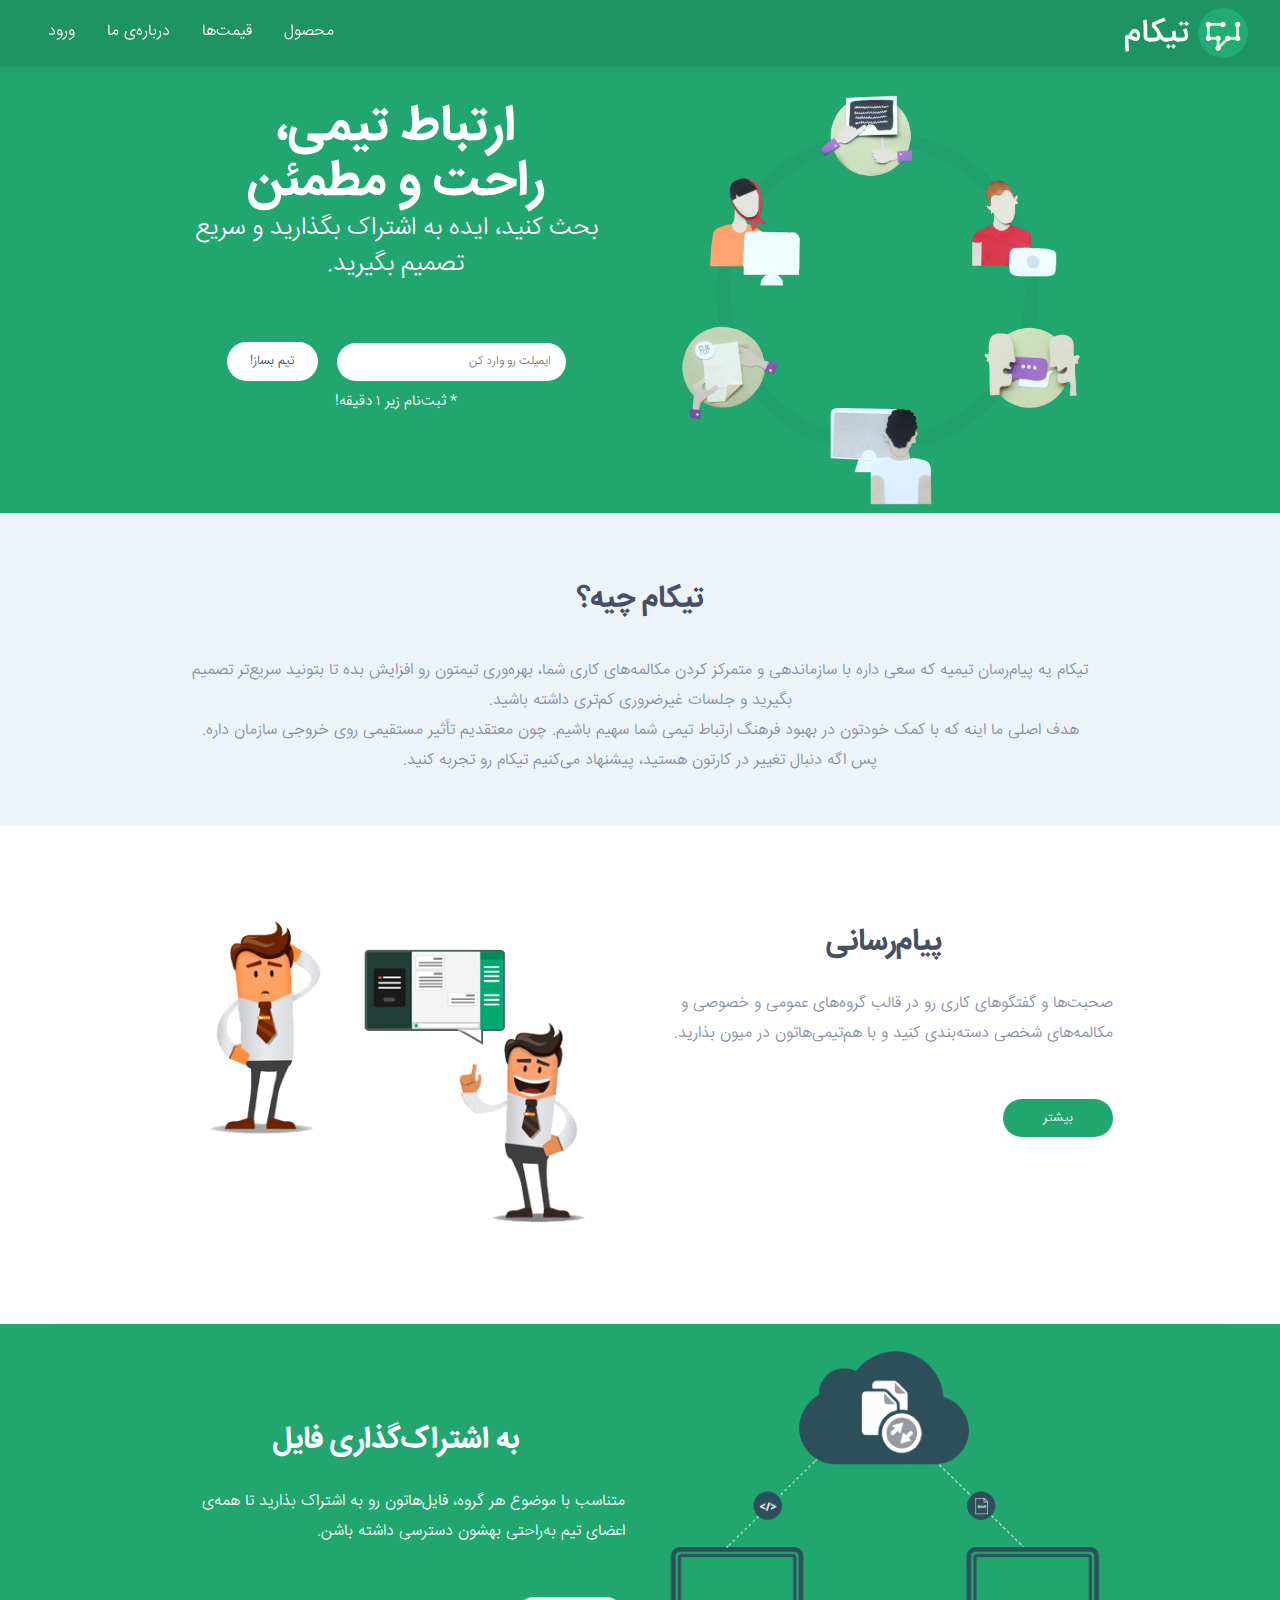
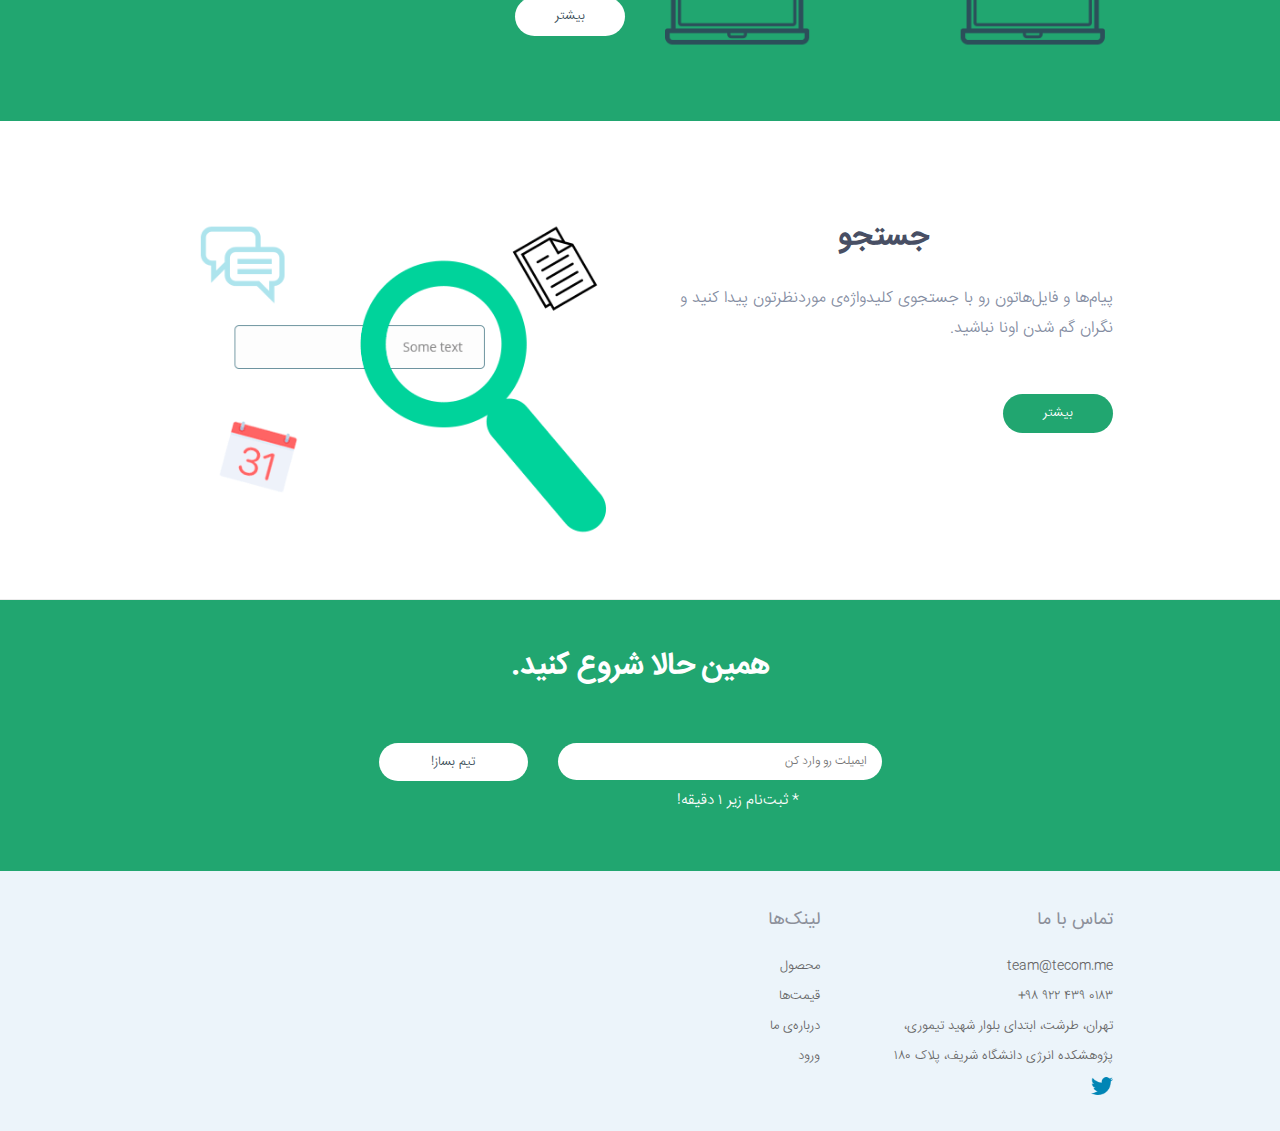
<file: index.html>
<!DOCTYPE html>
<html lang="en">

<head>
  <title>تیکام | پیام‌رسان تیمی</title>
  <meta charset="utf-8">
  <meta http-equiv="X-UA-Compatible" content="IE=edge">
  <meta name="viewport" content="width=device-width">
  <meta name="theme-color" content="#24A772">
  <link rel="shortcut icon" href="favicon.ico" />
  <meta name="description" content="تیکام یه پیام‌رسان تیمیه که سعی داره با سازماندهی و متمرکز کردن مکالمه‌های کاری شما، بهره‌وری تیمتون رو افزایش بده تا بتونید سریع‌تر تصمیم بگیرید و جلسات غیرضروری کم‌تری داشته باشید.">
  <meta name="keywords" content="پیام رسان تیمی, پیام رسان سازمانی, پیام رسان کاری, ارتباط تیمی">
  <link rel="stylesheet" href="css/bootstrap.rtl.css">
  <link rel="stylesheet" href="css/style.css?v=1.0.1">
  <script src="https://ajax.googleapis.com/ajax/libs/jquery/1.12.4/jquery.min.js"></script>
  <script src="https://maxcdn.bootstrapcdn.com/bootstrap/3.3.7/js/bootstrap.min.js"></script>
</head>

<body>
  <div class="bs-example">
    <div class="header clearfix">
      <div>
        <ul>
          <li>
            <a href="/" class="header-logo">
              <img src="img/logo.png" alt="تیکام"> تیکام
            </a>
          </li>
        </ul>
        <div class="menu-toggle">
          <div id="nav-icon2">
            <span></span>
            <span></span>
            <span></span>
            <span></span>
            <span></span>
            <span></span>
          </div>
        </div>
        <ul class="h-l mob-menu">
          <li><a href="product">محصول</a></li>
          <li><a href="pricing">قیمت‌ها</a></li>
          <li><a href="about">درباره‌ی ما</a></li>
          <li><a href="teams/find">ورود</a></li>
        </ul>
      </div>
    </div>
  </div>
  <div class="container-fluid s-1 home">
    <div class="container">
      <div class="row">
        <div class="col-sm-1"></div>
        <div class="col-md-5">
          <img src="img/IMG_2092.png" class="img-responsive center-block">
        </div>
        <div class="col-md-5">
          <h1>ارتباط تیمی، </h1>
          <h1 class="no-margin-top">راحت و مطمئن</h1>
          <p>بحث کنید، ایده به اشتراک بگذارید و سریع تصمیم بگیرید.</p>
          <div class="row">
            <form id="createTeamForm" action="/teams/confirm/send" method="post" novalidate>
              <div class="col-xs-12 sign align-center">
                <input type="email" id="email" name="email" placeholder="ایمیلت رو وارد کن" />
                <input type="submit" value="تیم بساز!" />
                <span>* ثبت‌نام زیر ۱ دقیقه!</span>
              </div>
            </form>
          </div>
        </div>
        <div class="col-sm-1"></div>
      </div>
    </div>
  </div>
  <div class="container-fluid s-2">
    <div class="container">
      <div class="col-sm-1"></div>
      <div class="col-sm-10">
        <h2>تیکام چیه؟</h2>
        <p>تیکام یه پیام‌رسان تیمیه که سعی داره با سازماندهی و متمرکز کردن مکالمه‌های کاری شما، بهره‌وری تیمتون رو افزایش بده تا بتونید سریع‌تر تصمیم بگیرید و جلسات غیرضروری کم‌تری داشته باشید.</p>
        <p>هدف اصلی ما اینه که با کمک خودتون در بهبود فرهنگ ارتباط تیمی شما سهیم باشیم. چون معتقدیم تأثیر مستقیمی روی خروجی سازمان داره.</p>
        <p>پس اگه دنبال تغییر در کارتون هستید، پیشنهاد می‌کنیم تیکام رو تجربه کنید.</p>
      </div>
      <div class="col-sm-1"></div>
    </div>
  </div>
  <div class="container f-1 pad-bot-100">
    <div class="row">
      <div class="col-md-1"></div>
      <div class="col-md-5 col-md-push-5">
        <img src="img/ill_2.png" class="img-responsive">
      </div>
      <div class="col-md-5 col-md-pull-5">
        <h3>پیام‌رسانی</h3>
        <p>صحبت‌ها و گفتگوهای کاری رو در قالب گروه‌های عمومی و خصوصی و مکالمه‌های شخصی دسته‌بندی کنید و با هم‌تیمی‌هاتون در میون بذارید.</p>
        <a href="product#messaging" class="center-block">بیشتر</a>
      </div>
      <div class="col-md-1"></div>
    </div>
  </div>
  <div class="container-fluid s-3">
    <div class="container">
      <div class="row">
        <div class="col-md-1"></div>
        <div class="col-md-5">
          <img src="img/ill_3.png" class="img-responsive">
        </div>
        <div class="col-md-5">
          <h3>به اشتراک‌گذاری فایل</h3>
          <p>متناسب با موضوع هر گروه، فایل‌هاتون رو به اشتراک بذارید تا همه‌ی اعضای تیم به‌راحتی بهشون دسترسی داشته باشن.</p>
          <a href="product#file-sharing" class="center-block">بیشتر</a>
        </div>
        <div class="col-md-1"></div>
      </div>
    </div>
  </div>
  <div class="container-fluid f-2">
    <div class="container">
      <div class="row">
        <div class="col-md-1"></div>
        <div class="col-md-5 col-md-push-5">
          <img src="img/ill_4.png" class="img-responsive center-block">
        </div>
        <div class="col-md-5 col-md-pull-5">
          <h3>جستجو</h3>
          <p>پیام‌ها و فایل‌هاتون رو با جستجوی کلیدواژه‌ی موردنظرتون پیدا کنید و نگران گم شدن اونا نباشید.</p>
          <a href="product#search" class="center-block">بیشتر</a>
        </div>
        <div class="col-md-1"></div>
      </div>

    </div>
  </div>
  <!--
<div class="container s-4">
    <div class="row">
        <div class="col-md-12">
            <h2>Customers</h2>
        </div>
    </div>
    <div class="row">
        <div class="col-md-3"><img src="img/cs1.png" class="img-responsive center-block"></div>
        <div class="col-md-3"><img src="img/cs2.png" class="img-responsive center-block"></div>
        <div class="col-md-3"><img src="img/cs3.png" class="img-responsive center-block"></div>
        <div class="col-md-3"><img src="img/cs5.png" class="img-responsive center-block"> </div>
    </div>
</div>
  -->
  <div class="container-fluid s-5">
    <div class="container">
      <h2>همین حالا شروع کنید.</h2>
      <div class="row">
        <form id="createTeamForm‌Bottom" action="/teams/confirm/send" method="post" novalidate>
          <div class="col-md-3"></div>
          <div class="col-md-4 sign">
            <input type="email" id="emailBottom" name="email" placeholder="ایمیلت رو وارد کن" />
            <span>* ثبت‌نام زیر ۱ دقیقه!</span>
          </div>
          <div class="col-md-2 sign">
            <input type="submit" name="sign-up" value="تیم بساز!">
          </div>
          <div class="col-md-3"></div>
        </form>
      </div>
    </div>
  </div>
  <div class="container-fluid s-6">
    <div class="container">
      <div class="row">
        <div class="col-md-1"></div>
        <div class="col-md-3">
          <h4>تماس با ما</h4>
          <ul>
            <li><a href="mailto:team@tecom.me">team@tecom.me</a></li>
            <li><a style="direction: ltr" href="tel:+989224390183">+۹۸ ۹۲۲ ۴۳۹ ۰۱۸۳</a></li>
            <li>
              تهران، طرشت، ابتدای بلوار شهید تیموری، <br>پژوهشکده انرژی دانشگاه شریف، پلاک ۱۸۰
            </li>
            <li>
              <a href="https://twitter.com/TecomHQ"><img src="img/tw.png"></a>
            </li>
          </ul>
        </div>
        <div class="col-md-3">
          <h4>لینک‌ها</h4>
          <ul>
            <li><a href="product">محصول</a></li>
            <li><a href="pricing">قیمت‌ها</a></li>
            <li><a href="about">درباره‌ی ما</a></li>
            <li><a href="teams/find">ورود</a></li>
            <!-- <li><a href="blog">بلاگ</a></li> -->
          </ul>
        </div>
      </div>
    </div>
  </div>
</body>
<script src="https://code.jquery.com/jquery-3.2.1.min.js" integrity="sha256-hwg4gsxgFZhOsEEamdOYGBf13FyQuiTwlAQgxVSNgt4=" crossorigin="anonymous"></script>
<script>
  $('.menu-toggle').click(function() {
    $('.mob-menu').toggleClass('open')
  })
  $('#nav-icon2').click(function() {
    $(this).toggleClass('open');
  });
</script>
<script>
  var email = document.getElementById('email');
  var form = document.getElementById('createTeamForm');
  var formBottom = document.getElementById('createTeamForm‌Bottom');
  var emailBottom = document.getElementById('emailBottom');

  form.addEventListener('submit', function(event) {
    event.preventDefault();
    if (email.value && validateEmail(email.value)) {
      form.submit();
    } else {
      email.value = '';
    }
  });

  formBottom.addEventListener('submit', function(event) {
    event.preventDefault();
    if (emailBottom.value && validateEmail(emailBottom.value)) {
      formBottom.submit();
    } else {
      emailBottom.value = '';
    }
  });

  function validateEmail(email) {
    var re = /^(([^<>()\[\]\\.,;:\s@"]+(\.[^<>()\[\]\\.,;:\s@"]+)*)|(".+"))@((\[[0-9]{1,3}\.[0-9]{1,3}\.[0-9]{1,3}\.[0-9]{1,3}])|(([a-zA-Z\-0-9]+\.)+[a-zA-Z]{2,}))$/;
    return re.test(email);
  }
</script>
<script>
  if (window.location.origin === 'http://tecom.me') {
    (function(i, s, o, g, r, a, m) {
      i['GoogleAnalyticsObject'] = r;
      i[r] = i[r] || function() {
        (i[r].q = i[r].q || []).push(arguments)
      }, i[r].l = 1 * new Date();
      a = s.createElement(o),
        m = s.getElementsByTagName(o)[0];
      a.async = 1;
      a.src = g;
      m.parentNode.insertBefore(a, m)
    })(window, document, 'script', 'https://www.google-analytics.com/analytics.js', 'ga');
    ga('create', 'UA-91549437-1', 'auto');
    ga('send', 'pageview');

    var _qevents = _qevents || [];
    (function() {
      var elem = document.createElement('script');
      elem.src = (document.location.protocol == "https:" ? "https://secure" : "http://edge") + ".quantserve.com/quant.js";
      elem.async = true;
      elem.type = "text/javascript";
      var scpt = document.getElementsByTagName('script')[0];
      scpt.parentNode.insertBefore(elem, scpt);
    })();
    _qevents.push({
      qacct: "p-bW-ygNu_RkgPt"
    });

    console.log('Analytics Loaded.');
  }
</script>

</html>
</file>
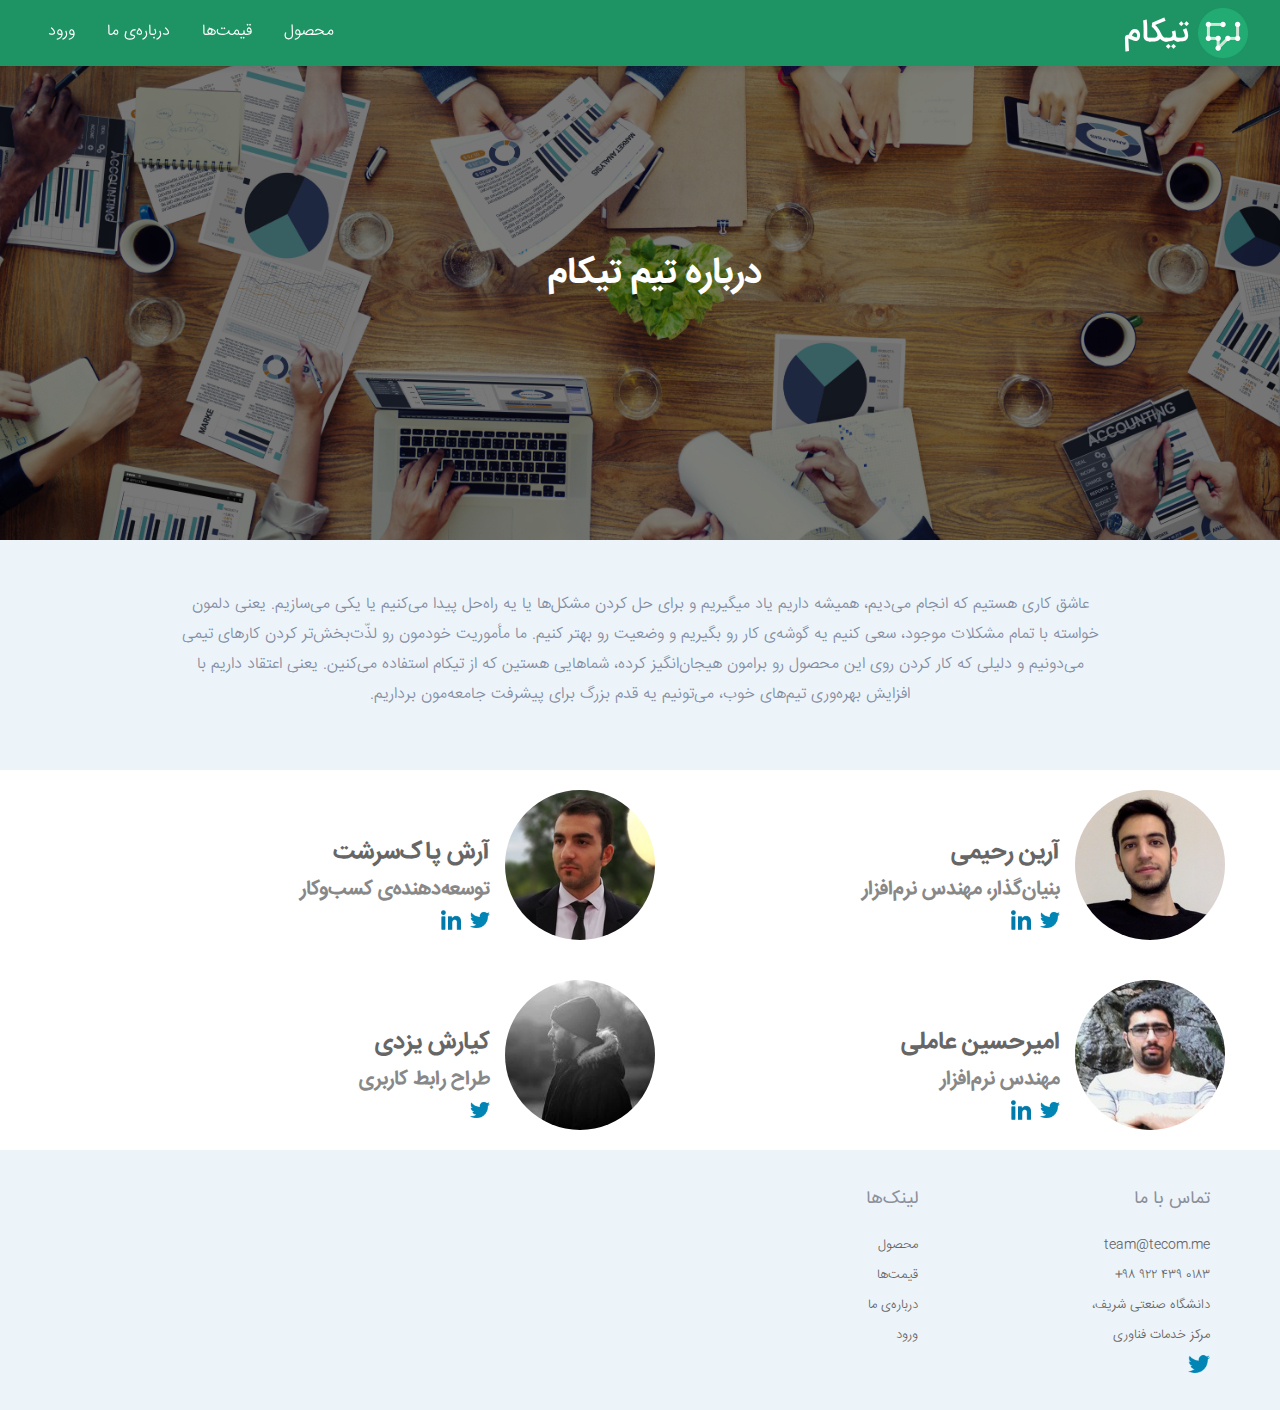
<file: about.html>
<!DOCTYPE html>
<html lang="en">

<head>
  <title>تیکام | پیام‌رسان تیمی</title>
  <meta charset="utf-8">
  <meta http-equiv="X-UA-Compatible" content="IE=edge">
  <meta name="viewport" content="width=device-width">
  <meta name="theme-color" content="#24A772">
  <link rel="shortcut icon" href="favicon.ico" />
  <meta name="description" content="تیکام یه پیام‌رسان تیمیه که سعی داره با سازماندهی و متمرکز کردن مکالمه‌های کاری شما، بهره‌وری تیمتون رو افزایش بده تا بتونید سریع‌تر تصمیم بگیرید و جلسات غیرضروری کم‌تری داشته باشید.">
  <meta name="keywords" content="پیام رسان تیمی, پیام رسان سازمانی, پیام رسان کاری, ارتباط تیمی">
  <link rel="stylesheet" href="css/bootstrap.rtl.css">
  <link rel="stylesheet" href="css/style.css?v=1.0.0">
  <script src="https://ajax.googleapis.com/ajax/libs/jquery/1.12.4/jquery.min.js"></script>
  <script src="https://maxcdn.bootstrapcdn.com/bootstrap/3.3.7/js/bootstrap.min.js"></script>
</head>

<body>
  <div class="bs-example">
    <div class="header clearfix">
      <div>
        <ul>
          <li>
            <a href="/" class="header-logo">
              <img src="img/logo.png" alt="تیکام"> تیکام
            </a>
          </li>
        </ul>
        <div class="menu-toggle">
          <div id="nav-icon2">
            <span></span>
            <span></span>
            <span></span>
            <span></span>
            <span></span>
            <span></span>
          </div>
        </div>

        <ul class="h-l mob-menu">
          <li><a href="product">محصول</a></li>
          <li><a href="pricing">قیمت‌ها</a></li>
          <li><a href="about">درباره‌ی ما</a></li>
          <li><a href="teams/find">ورود</a></li>
        </ul>
      </div>
    </div>
  </div>
  <div class="container-fluid as-1">
    <div class="overlay">

    </div>
    <div class="container">
      <div class="row title">
        <div class="col-md-12">
          <h1>درباره تیم تیکام</h1>
        </div>
      </div>
    </div>
  </div>
  <div class="container-fluid as-2">
    <div class="container">
      <div class="col-md-1"></div>
      <div class="col-md-10">
        <p>عاشق کاری هستیم که انجام می‌دیم، همیشه داریم یاد میگیریم و برای حل کردن مشکل‌ها یا یه راه‌حل پیدا می‌کنیم یا یکی می‌سازیم. یعنی دلمون خواسته با تمام مشکلات موجود، سعی کنیم یه گوشه‌ی کار رو بگیریم و وضعیت رو بهتر کنیم. ما مأموریت خودمون رو لذّت‌بخش‌تر
          کردن کار‌های تیمی می‌دونیم و دلیلی که کار کردن روی این محصول رو برامون هیجان‌انگیز‌ کرده، شما‌هایی هستین که از تیکام استفاده می‌کنین. یعنی اعتقاد داریم با افزایش بهره‌وری تیم‌های خوب، می‌تونیم یه قدم بزرگ برای پیشرفت جامعه‌مون برداریم.</p>
      </div>
      <div class="col-md-1"></div>
    </div>
  </div>
  <div class="container as-3">
    <div class="col-sm-6 part">
      <div class="col-md-3">
        <img src="img/arian.jpg" class="center-block">
      </div>
      <div class="col-md-6">
        <div class="row">
          <h3>آرین رحیمی</h3>
        </div>
        <div class="row">
          <span>بنیان‌گذار، مهندس نرم‌افزار</span>
          <p></p>
        </div>
        <div class="row">
          <a href="https://twitter.com/itsarianr"><img src="img/tw.png"/></a>
          <a href="https://www.linkedin.com/in/arianrahimi/"><img src="img/li.png"/></a>
        </div>
      </div>
      <div class="col-md-3">
      </div>
    </div>
    <div class="col-sm-6 part">
      <div class="col-md-3">
        <img src="img/arash.jpg" class="center-block">
      </div>
      <div class="col-md-6">
        <div class="row">
          <h3>آرش پاک‌سرشت</h3>
        </div>
        <div class="row">
          <span>توسعه‌دهنده‌ی کسب‌وکار</span>
          <p></p>
        </div>
        <div class="row">
          <a href="https://twitter.com/arash_bpl"><img src="img/tw.png"/></a>
          <a href="https://www.linkedin.com/in/arash-pakseresht-56b35b108/"><img src="img/li.png"/></a>
        </div>
      </div>
      <div class="col-md-3"></div>
    </div>
    <div class="col-sm-6 part">
      <div class="col-md-3">
        <img src="img/amirhossein.jpg" class="center-block">
      </div>
      <div class="col-md-6">
        <div class="row">
          <h3>امیرحسین عاملی</h3>
        </div>
        <div class="row">
          <span>مهندس نرم‌افزار</span>
          <p></p>
        </div>
        <div class="row">
          <a href="https://twitter.com/amirh_ameli"><img src="img/tw.png"/></a>
          <a href="https://www.linkedin.com/in/amirhosseinameli/"><img src="img/li.png"/></a>
        </div>
      </div>
      <div class="col-md-3"></div>
    </div>
    <div class="col-sm-6 part">
      <div class="col-md-3">
        <img src="img/kiarash.jpg" class="center-block">
      </div>
      <div class="col-md-6">
        <div class="row">
          <h3>کیارش یزدی</h3>
        </div>
        <div class="row">
          <span>طراح رابط کاربری</span>
          <p></p>
        </div>
        <div class="row">
          <a href="https://twitter.com/Qiarash"><img src="img/tw.png"/></a>
        </div>
      </div>
      <div class="col-md-3"></div>
    </div>
  </div>
  <!--
  <div class="container-fluid s-5">
    <div class="container">
      <h2>One line text</h2>
      <div class="row">
        <div class="col-md-3">

        </div>
        <div class="col-md-2 sign">
          <input type="text" name="text" placeholder="Input text">
        </div>
        <div class="col-md-4 sign">
          <input type="text" name="text" placeholder="Input text">
        </div>
      </div>
      <div class="row textarea">
        <div class="col-md-3">

        </div>
        <div class="col-md-6">
          <textarea></textarea>
        </div>
      </div>
    </div>
  </div>
   -->
  <div class="container-fluid s-6">
    <div class="container">
      <div class="row">
        <div class="col-md-3">
          <h4>تماس با ما</h4>
          <ul>
            <li><a href="mailto:team@tecom.me">team@tecom.me</a></li>
            <li><a style="direction: ltr" href="tel:+989224390183">+۹۸ ۹۲۲ ۴۳۹ ۰۱۸۳</a></li>
            <li>
              دانشگاه صنعتی شریف،<br>مرکز خدمات فناوری
            </li>
            <li>
              <a href="https://twitter.com/TecomHQ"><img src="img/tw.png"></a>
            </li>
          </ul>
        </div>
        <div class="col-md-3">
          <h4>لینک‌ها</h4>
          <ul>
            <li><a href="product">محصول</a></li>
            <li><a href="pricing">قیمت‌ها</a></li>
            <li><a href="about">درباره‌ی ما</a></li>
            <li><a href="teams/find">ورود</a></li>
            <!-- <li><a href="blog">بلاگ</a></li> -->
          </ul>
        </div>
      </div>
    </div>
  </div>
</body>
<script src="https://code.jquery.com/jquery-3.2.1.min.js" integrity="sha256-hwg4gsxgFZhOsEEamdOYGBf13FyQuiTwlAQgxVSNgt4=" crossorigin="anonymous"></script>
<script>
  $('.menu-toggle').click(function() {
    $('.mob-menu').toggleClass('open')
  })
  $('#nav-icon2').click(function() {
    $(this).toggleClass('open');
  });
</script>
<script>
  if (window.location.origin === 'http://tecom.me') {
    (function(i, s, o, g, r, a, m) {
      i['GoogleAnalyticsObject'] = r;
      i[r] = i[r] || function() {
        (i[r].q = i[r].q || []).push(arguments)
      }, i[r].l = 1 * new Date();
      a = s.createElement(o),
        m = s.getElementsByTagName(o)[0];
      a.async = 1;
      a.src = g;
      m.parentNode.insertBefore(a, m)
    })(window, document, 'script', 'https://www.google-analytics.com/analytics.js', 'ga');
    ga('create', 'UA-91549437-1', 'auto');
    ga('send', 'pageview');

    var _qevents = _qevents || [];
    (function() {
      var elem = document.createElement('script');
      elem.src = (document.location.protocol == "https:" ? "https://secure" : "http://edge") + ".quantserve.com/quant.js";
      elem.async = true;
      elem.type = "text/javascript";
      var scpt = document.getElementsByTagName('script')[0];
      scpt.parentNode.insertBefore(elem, scpt);
    })();
    _qevents.push({
      qacct: "p-bW-ygNu_RkgPt"
    });

    console.log('Analytics Loaded.');
  }
</script>

</html>
</file>
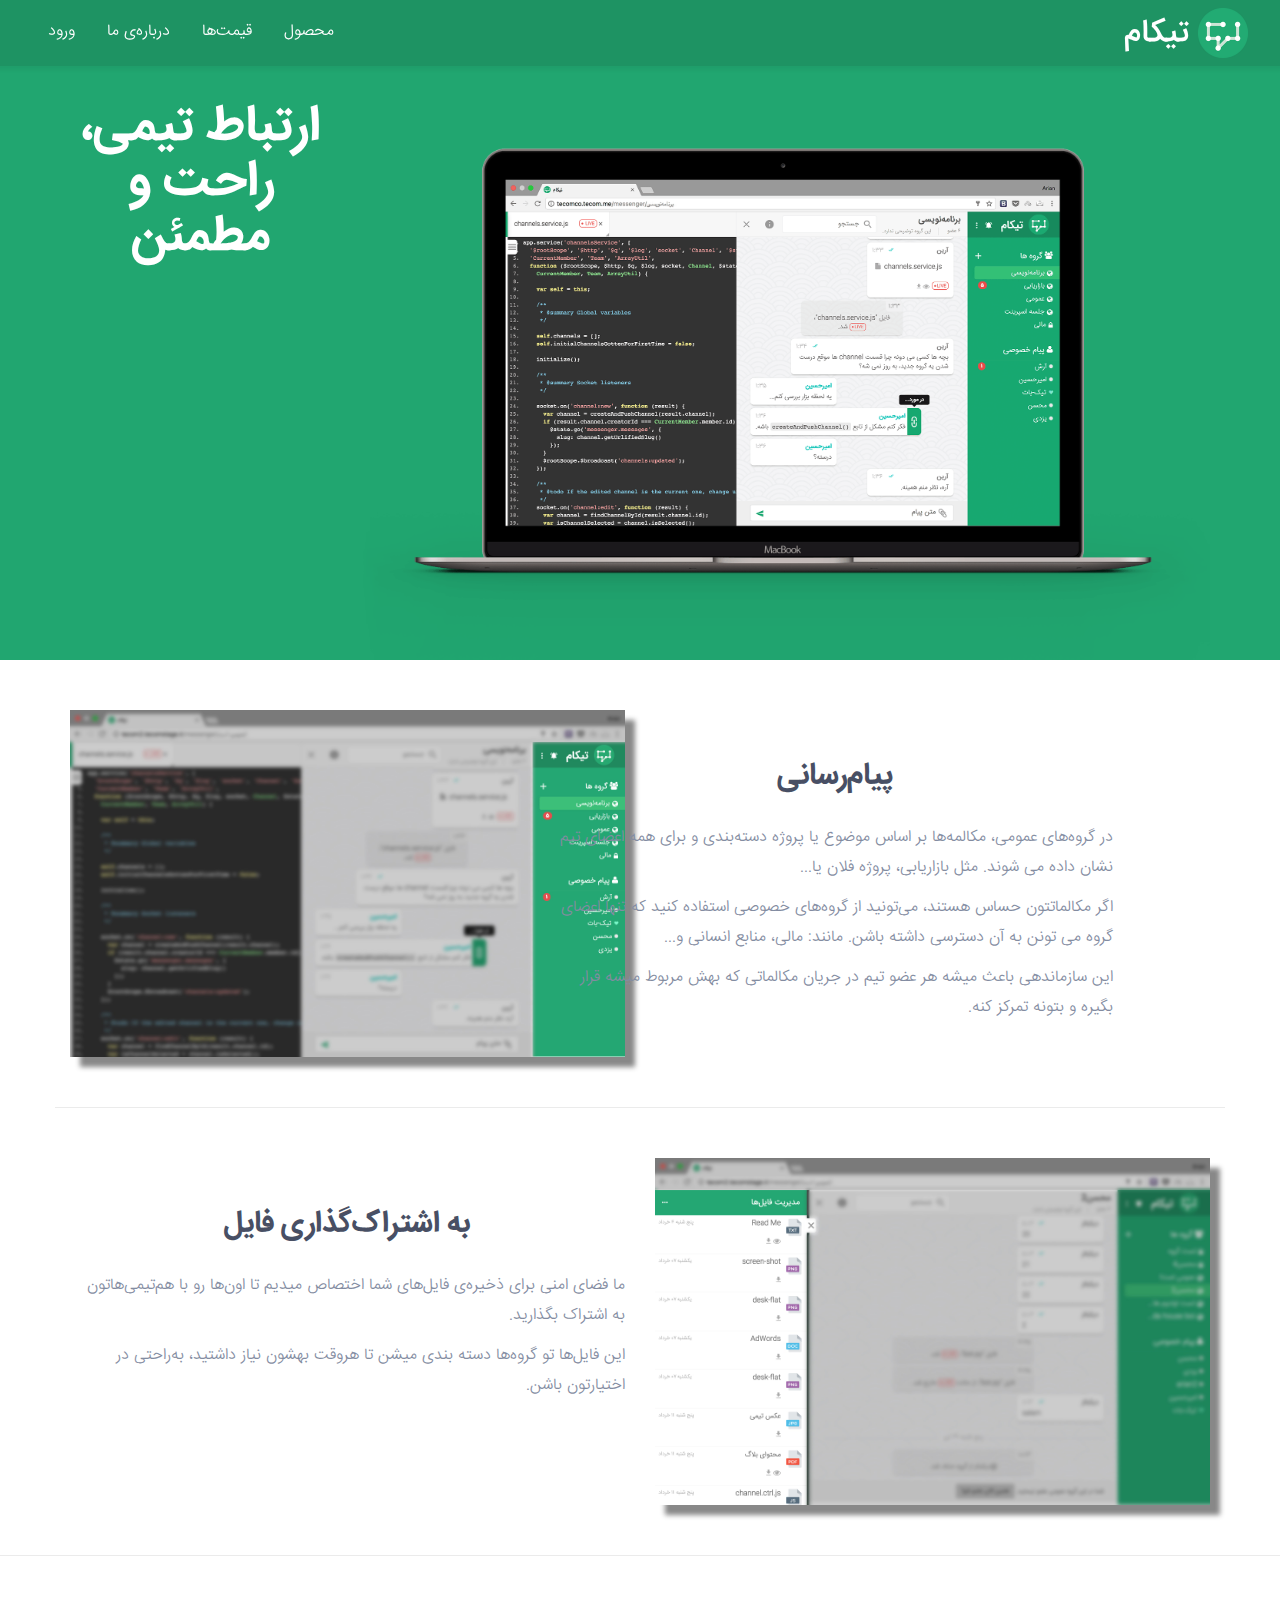
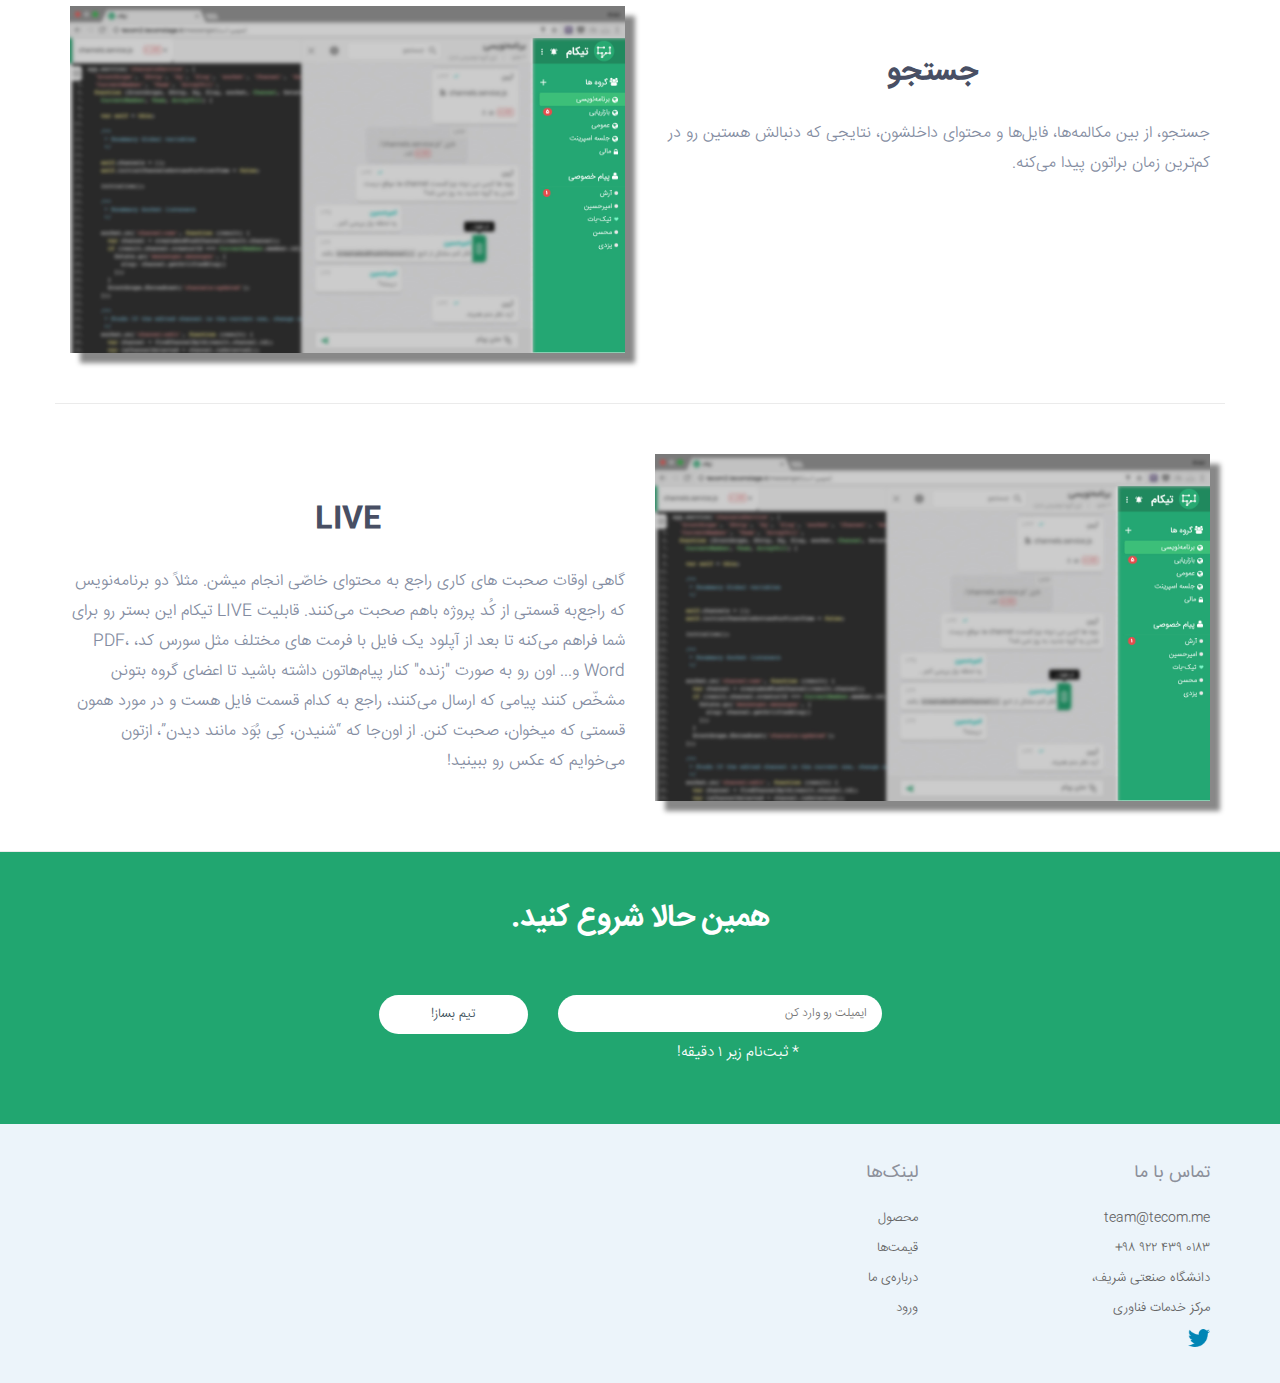
<file: product.html>
<!DOCTYPE html>
<html lang="en">

<head>
  <title>تیکام | پیام‌رسان تیمی</title>
  <meta charset="utf-8">
  <meta http-equiv="X-UA-Compatible" content="IE=edge">
  <meta name="viewport" content="width=device-width">
  <meta name="theme-color" content="#24A772">
  <link rel="shortcut icon" href="favicon.ico" />
  <meta name="description" content="تیکام یه پیام‌رسان تیمیه که سعی داره با سازماندهی و متمرکز کردن مکالمه‌های کاری شما، بهره‌وری تیمتون رو افزایش بده تا بتونید سریع‌تر تصمیم بگیرید و جلسات غیرضروری کم‌تری داشته باشید.">
  <meta name="keywords" content="پیام رسان تیمی, پیام رسان سازمانی, پیام رسان کاری, ارتباط تیمی">
  <link rel="stylesheet" href="css/bootstrap.rtl.css">
  <link rel="stylesheet" href="css/style.css?v=1.0.0">
  <script src="https://ajax.googleapis.com/ajax/libs/jquery/1.12.4/jquery.min.js"></script>
  <script src="https://maxcdn.bootstrapcdn.com/bootstrap/3.3.7/js/bootstrap.min.js"></script>
</head>

<body>
  <div class="bs-example">
    <div class="header clearfix">
      <div>
        <ul>
          <li>
            <a href="/" class="header-logo">
              <img src="img/logo.png" alt="تیکام"> تیکام
            </a>
          </li>
        </ul>
        <div class="menu-toggle">
          <div id="nav-icon2">
            <span></span>
            <span></span>
            <span></span>
            <span></span>
            <span></span>
            <span></span>
          </div>
        </div>

        <ul class="h-l mob-menu">
          <li><a href="product">محصول</a></li>
          <li><a href="pricing">قیمت‌ها</a></li>
          <li><a href="about">درباره‌ی ما</a></li>
          <li><a href="teams/find">ورود</a></li>
        </ul>
      </div>
    </div>
  </div>
  <div class="container-fluid s-1">
    <div class="container">
      <div class="row">
        <div class="col-md-9">
          <img src="img/main-mockup.png" class="img-responsive center-block">
        </div>
        <div class="col-md-3">
          <h1>ارتباط تیمی، راحت و مطمئن</h1>
        </div>
      </div>
    </div>
  </div>

  <div id="messaging" class="container f-1">
    <div class="row">
      <div class="col-md-6 col-md-push-6 screen">
        <img src="img/screenshot-ch.jpg" class="img-responsive product-screen">
      </div>
      <div class="col-md-6 col-md-pull-5">
        <h3>پیام‌رسانی</h3>
        <p>در گروه‌های عمومی، مکالمه‌ها بر اساس موضوع یا پروژه دسته‌بندی و برای همه اعضای تیم نشان داده می شوند. مثل بازاریابی، پروژه فلان یا... </p>
        <p>اگر مکالماتتون حساس هستند، می‌تونید از گروه‌های خصوصی استفاده کنید که تنها اعضای گروه می تونن به آن دسترسی داشته باشن. مانند: مالی، منابع انسانی و...</p>
        <p>این سازماندهی باعث میشه هر عضو تیم در جریان مکالماتی که بهش مربوط میشه قرار بگیره و بتونه تمرکز کنه.</p>
      </div>
    </div>
  </div>
  <div id="file-sharing" class="container-fluid f-2">
    <div class="container">
      <div class="row">
        <div class="col-md-6 screen">
          <img src="img/screenshot-fm.jpg" class="img-responsive center-block product-screen">
        </div>
        <div class="col-md-6">
          <h3>به اشتراک‌گذاری فایل</h3>
          <p>ما فضای امنی برای ذخیره‌ی فایل‌های شما اختصاص میدیم تا اون‌ها رو با هم‌تیمی‌هاتون به اشتراک بگذارید.</p>
          <p>این فایل‌ها تو گروه‌ها دسته بندی میشن تا هروقت بهشون نیاز داشتید، به‌راحتی در اختیارتون باشن.</p>
        </div>
      </div>
    </div>
  </div>
  <div id="search" class="container f-1">
    <div class="row">
      <div class="col-md-6 col-md-push-6 screen">
        <img src="img/screenshot-ch.jpg" class="img-responsive product-screen">
      </div>
      <div class="col-md-6 col-md-pull-6">
        <h3>جستجو</h3>
        <p>جستجو، از بین مکالمه‌ها، فایل‌ها و محتوای داخلشون، نتایجی که دنبالش هستین رو در کم‌ترین زمان براتون پیدا می‌کنه.</p>
      </div>
    </div>
  </div>
  <div id="live" class="container-fluid f-2">
    <div class="container">
      <div class="row">
        <div class="col-md-6 screen">
          <img src="img/screenshot-ch.jpg" class="img-responsive center-block product-screen">
        </div>
        <div class="col-md-6">
          <h3>LIVE</h3>
          <p>گاهی اوقات صحبت های کاری راجع به محتوای خاصّی انجام میشن. مثلاً دو برنامه‌نویس که راجع‌به قسمتی از کُد پروژه باهم صحبت می‌کنند.
قابلیت LIVE تیکام این بستر رو برای شما فراهم می‌کنه تا بعد از آپلود یک فایل با فرمت های مختلف مثل سورس کد، PDF، Word و... اون رو به صورت "زنده" کنار پیام‌هاتون داشته باشید تا اعضای گروه بتونن مشخّص کنند پیامی که ارسال می‌کنند، راجع‌ به کدام قسمت فایل هست و در مورد همون قسمتی که میخوان، صحبت کنن.
از اون‌جا که “شنیدن، کِی بُوَد مانند دیدن”، ازتون می‌خوایم که عکس رو ببینید!</p>
        </div>
      </div>

    </div>
  </div>
  <div class="container-fluid s-5">
    <div class="container">
      <h2>همین حالا شروع کنید.</h2>
      <div class="row">
        <form id="createTeamForm‌Bottom" action="/teams/confirm/send" method="post" novalidate>
          <div class="col-md-3"></div>
          <div class="col-md-4 sign">
            <input type="email" id="emailBottom" name="email" placeholder="ایمیلت رو وارد کن" />
            <span>* ثبت‌نام زیر ۱ دقیقه!</span>
          </div>
          <div class="col-md-2 sign">
            <input type="submit" name="sign-up" value="تیم بساز!">
          </div>
          <div class="col-md-3"></div>
        </form>
      </div>
    </div>
  </div>
  <div class="container-fluid s-6">
    <div class="container">
      <div class="row">
        <div class="col-md-3">
          <h4>تماس با ما</h4>
          <ul>
            <li><a href="mailto:team@tecom.me">team@tecom.me</a></li>
            <li><a style="direction: ltr" href="tel:+989224390183">+۹۸ ۹۲۲ ۴۳۹ ۰۱۸۳</a></li>
            <li>
              دانشگاه صنعتی شریف،<br>مرکز خدمات فناوری
            </li>
            <li>
              <a href="https://twitter.com/TecomHQ"><img src="img/tw.png"></a>
            </li>
          </ul>
        </div>
        <div class="col-md-3">
          <h4>لینک‌ها</h4>
          <ul>
            <li><a href="product">محصول</a></li>
            <li><a href="pricing">قیمت‌ها</a></li>
            <li><a href="about">درباره‌ی ما</a></li>
            <li><a href="teams/find">ورود</a></li>
            <!-- <li><a href="blog">بلاگ</a></li> -->
          </ul>
        </div>
      </div>
    </div>
  </div>
</body>
<script src="https://code.jquery.com/jquery-3.2.1.min.js" integrity="sha256-hwg4gsxgFZhOsEEamdOYGBf13FyQuiTwlAQgxVSNgt4=" crossorigin="anonymous"></script>
<script>
  $('.menu-toggle').click(function() {
    $('.mob-menu').toggleClass('open')
  })
  $('#nav-icon2').click(function(){
		$(this).toggleClass('open');
	});
</script>
<script>
  var formBottom = document.getElementById('createTeamForm‌Bottom');
  var emailBottom = document.getElementById('emailBottom');

  formBottom.addEventListener('submit', function(event) {
    event.preventDefault();
    if (emailBottom.value && validateEmail(emailBottom.value)) {
      formBottom.submit();
    } else {
      emailBottom.value = '';
    }
  });

  function validateEmail(email) {
    var re = /^(([^<>()\[\]\\.,;:\s@"]+(\.[^<>()\[\]\\.,;:\s@"]+)*)|(".+"))@((\[[0-9]{1,3}\.[0-9]{1,3}\.[0-9]{1,3}\.[0-9]{1,3}])|(([a-zA-Z\-0-9]+\.)+[a-zA-Z]{2,}))$/;
    return re.test(email);
  }
</script>
<script>
  if (window.location.origin === 'http://tecom.me') {
    (function(i, s, o, g, r, a, m) {
      i['GoogleAnalyticsObject'] = r;
      i[r] = i[r] || function() {
        (i[r].q = i[r].q || []).push(arguments)
      }, i[r].l = 1 * new Date();
      a = s.createElement(o),
        m = s.getElementsByTagName(o)[0];
      a.async = 1;
      a.src = g;
      m.parentNode.insertBefore(a, m)
    })(window, document, 'script', 'https://www.google-analytics.com/analytics.js', 'ga');
    ga('create', 'UA-91549437-1', 'auto');
    ga('send', 'pageview');

    var _qevents = _qevents || [];
    (function() {
      var elem = document.createElement('script');
      elem.src = (document.location.protocol == "https:" ? "https://secure" : "http://edge") + ".quantserve.com/quant.js";
      elem.async = true;
      elem.type = "text/javascript";
      var scpt = document.getElementsByTagName('script')[0];
      scpt.parentNode.insertBefore(elem, scpt);
    })();
    _qevents.push({
      qacct: "p-bW-ygNu_RkgPt"
    });

    console.log('Analytics Loaded.');
  }
</script>
</html>
</file>
<file: css/style.css>
@font-face {
  font-family: 'Iran-sans';
  src: url("../fonts/IRANSansWeb_UltraLight.eot"), url("../fonts/IRANSansWeb_UltraLight.woff") format("woff"), url("../fonts/IRANSansWeb_UltraLight.ttf") format("truetype");
  font-weight: 100;
}

@font-face {
  font-family: 'Iran-sans';
  src: url("../fonts/IRANSansWeb_Light.eot"), url("../fonts/IRANSansWeb_Light.woff") format("woff"), url("../fonts/IRANSansWeb_Light.ttf") format("truetype");
  font-weight: 200;
}

@font-face {
  font-family: 'Iran-sans';
  src: url("../fonts/IRANSansWeb.eot"), url("../fonts/IRANSansWeb.woff") format("woff"), url("../fonts/IRANSansWeb.ttf") format("truetype");
  font-weight: 300;
}

@font-face {
  font-family: 'Iran-sans';
  src: url("../fonts/IRANSansWeb_Medium.eot"), url("../fonts/IRANSansWeb_Medium.woff") format("woff"), url("../fonts/IRANSansWeb_Medium.ttf") format("truetype");
  font-weight: 400;
}

@font-face {
  font-family: 'Iran-sans';
  src: url("../fonts/IRANSansWeb_Bold.eot"), url("../fonts/IRANSansWeb_Bold.woff") format("woff"), url("../fonts/IRANSansWeb_Bold.ttf") format("truetype");
  font-weight: 500;
}

h1, h2, h3, h4, h5, h6 {
  font-family: 'Iran-sans';
}

* {
  font-family: 'Iran-sans';
  font-weight: 200;
  padding: 0;
  margin: 0;
  direction: rtl;
  outline: 0 !important;
}

body, html {
  width: 100%;
  height: 100%;
}

@font-face {
  font-family: "Open Sans Extrabold";
  src: url(../fonts/OpenSans-ExtraBold.ttf);
}

@font-face {
  font-family: "Open Sans Regular";
  src: url(../fonts/OpenSans-Regular.ttf);
}

@font-face {
  font-family: "Raleway";
  src: url(../fonts/RalewayRegular.ttf);
}

.header {
  padding: 8px 32px;
  background: #1e9363;
  position: fixed;
  top: 0;
  left: 0;
  right: 0;
  z-index: 10;
  color: #fff;
  box-shadow: 0 0 4px 4px rgba(0, 0, 0, 0.05);
}

.header-logo {
  font-size: 32px;
  font-weight: 400;
}

ul, li {
  list-style: none;
  margin: 0;
  padding: 0;
}

.header img {
  height: 50px;
}

.header ul {
  display: inline-block;
}

.h-l {
  float: left;
}

.h-l li {
  display: inline-block;
  float: right;
}

.h-l li a {
  padding: 13px 16px;
  font-size: 16px;
  color: #fff;
}

.profile {
  line-height: 50px;
  color: #ffffff!important;
}

.profile img {
  margin-left: 10px;
}

.s-1 {
  background: #21a670;
  color: #ffffff;
  margin-top: 51px;
}

.sp {
  margin-top: 100px;
}


/*.sp img{*/


/*margin-left: 10%;*/


/*margin-right: 10%;*/


/*width: 80%;*/


/*}*/

.home img {
  margin-top: 40px;
  /*width: 80%;*/
}

.s-1 h1 {
  font-weight: bold;
  margin: 50px 0 0 0;
  text-align: center;
  font-size: 50px;
}

.s-1 p {
  color: #fff;
  text-align: center;
  font-size: 25px;
}

.sign {
  margin: 50px 0px;
}

.s-1 .sign input[type="submit"] {
  border: none;
  width: 20%;
  border-radius: 50px;
  padding: 10px 15px;
  background: #ffffff;
  color: #3b505a;
  padding-right: 0;
  padding-left: 0;
}

.sign span {
  color: #fff;
  font-size: 15px;
  font-weight: 200;
}

p {
  font-size: 16px;
}

.s-1 .sign input[type="email"] {
  border: none;
  width: 50%;
  background: #ffffff;
  border-radius: 50px;
  padding: 10px 15px;
  margin-left: 15px;
}

.s-1 .sign input[placeholder] {
  font-size: 12px;
  color: #333333;
}

.s-2 {
  padding: 50px 0;
  background: #ecf4fa;
}

.s-2 h2 {
  color: #484f64;
  padding-bottom: 30px;
  text-align: center;
}

.s-2 p {
  color: #838ca1;
  text-align: center;
  line-height: 30px;
  margin: 0;
}

.f-1 h3 {
  margin-top: 100px;
  margin-bottom: 30px;
  font-size: 30px;
  text-align: center;
  color: #484f64;
}

.f-1 p {
  line-height: 30px;
  color: #838ca1;
}

.f-1 a {
  margin-top: 40px;
  text-align: center;
  background: #21a670;
  border: none;
  border-radius: 50px;
  color: #ffffff;
  font-weight: 200;
  padding: 10px 40px;
}

.s-3 {
  background: #21a670;
}

.s-3 h3 {
  margin-top: 100px;
  margin-bottom: 30px;
  font-size: 30px;
  text-align: center;
  color: #ffffff;
}

.s-3 p {
  line-height: 30px;
  color: #ffffff;
}

.s-3 a {
  margin-top: 40px;
  text-align: center;
  background: #ffffff;
  border: none;
  border-radius: 50px;
  font-weight: 200;
  padding: 10px 40px;
  color: #3b505a;
}
.f-1 {
  border-bottom: 1px solid #ebebeb;
}
.f-2 {
  border-bottom: 1px solid #ebebeb;
}
.pad-bot-100{
  padding-bottom: 100px;
}


.f-2 h3 {
  margin-top: 100px;
  margin-bottom: 30px;
  font-size: 30px;
  text-align: center;
  color: #484f64;
}

.f-2 p {
  line-height: 30px;
  color: #838ca1;
}

.f-2 a {
  margin-top: 40px;
  text-align: center;
  background: #21a670;
  border: none;
  border-radius: 50px;
  color: #ffffff;
  font-weight: 200;
  padding: 10px 40px;
}

.f-2 img {
  margin-top: 80px;
  /*width: 80%;*/
}

.s-4 h2 {
  margin-top: 50px;
  margin-bottom: 50px;
  text-align: center;
  color: #484f64;
}

.s-4 img {
  margin-bottom: 40px;
  width: 70%;
}

.s-4 {
  margin-bottom: 50px;
}

.s-5 {
  background: #21a670;
}

.s-5 h2 {
  margin-top: 50px;
  text-align: center;
  color: #ffffff;
}

.s-5 .sign {
  margin-left: auto;
  margin-right: auto;
}

.s-5 .sign input[type="submit"] {
  border: none;
  width: 90%;
  margin-left: 5%;
  border-radius: 50px;
  padding: 10px 15px;
  background: #ffffff;
  color: #3b505a;
}

.s-5 .sign input[type="email"] {
  border: none;
  width: 90%;
  margin-right: 10%;
  background: #ffffff;
  border-radius: 50px;
  padding: 10px 15px;
  margin-left: 15px;
}

.s-5 .sign input[placeholder] {
  font-size: 12px;
  color: #333333;
}

.s-6 {
  padding-bottom: 30px;
  background: #ecf4fa;
}

.s-6 h4 {
  margin: 40px 0 20px 0;
  color: #8c909a;
  font-weight: 300;
}

.s-6 ul li {
  line-height: 30px;
  list-style-type: none;
  color: #666;
}

.s-6 ul li a {
  color: #666;
}

.s-6 ul li img {
  margin-top: 0px;
  height: 22px;
}

.s-6 ul {
  padding: 0;
}


/*about*/

.textarea textarea {
  margin-bottom: 30px;
  width: 93.5%;
  border-radius: 5px;
  border: none;
  margin-left: 3%;
}

.as-1 {
  background: url("../img/bg-about.png");
  background-size: cover;
  height: 60%;
  position: relative;
}

.overlay {
  position: absolute;
  top: 0;
  bottom: 0;
  left: 0;
  right: 0;
  background: rgba(0, 0, 0, 0.5);
}

.as-1 h1 {
  text-align: center;
  color: #ffffff;
}

.title {
  min-height: 60vh;
  display: flex;
  width: 100%;
  align-items: center;
}

.as-2 {
  background: #ecf4fa;
}

.as-2 p {
  text-align: center;
  line-height: 30px;
  color: #838ca1;
  padding: 50px 0;
}

.as-3 h3 {
  text-align: right;
  padding-top: 30px;
  color: #666;
}

.as-3 span {
  color: #888;
  margin: 0;
}

.as-3 p {
  text-align: right;
  /*line-height: 30px;
  color: #838ca1;
  padding: 50px 0;*/
}

.as-3 img {
  border-radius: 50%;
  width: 150px;
  height: 150px;
  float: left;
}

.as-3 a img {
  height: 20px;
  width: 20px;
  border-radius: 0;
  float: none;
  margin-top: 5px;
  margin-left: 5px;
}

.as-3 span {
  text-align: right;
  display: inline-block;
  float: right;
}

.part {
  margin: 20px 0;
}


/*product*/

.post-content {
  margin-top: 50px;
}

.screen img {
  margin: 50px 0;
}

.product-screen {
  box-shadow: 10px 10px 5px #888888;
}


/*blog-post*/

.tagss {
  padding-bottom: 15px;
  border-radius: 5px;
  background: #21a670;
}

.tagss h3 {
  font-weight: bold;
  color: #ffffff;
  padding-top: 20px;
  text-align: center;
}

.tagss ul li {
  margin: 8px 0;
  list-style-type: none;
}

.tagss ul li a {
  color: #ffffff;
}

.posts {
  margin: 20px 0;
  padding-bottom: 20px;
  border-bottom: 1px solid #ebebeb;
}

.post .time span {
  text-align: left;
  color: #a6abaf;
  line-height: 36px;
}

.post .name a {
  float: right;
  color: #3f474e;
  font-weight: bold;
  font-size: 24px;
}

.post .text {
  padding: 15px 0;
  color: #838ca1;
  line-height: 25px;
}

.post .tags {
  line-height: 35px;
}

.post .btn-full button {
  border: none;
  color: #ffffff;
  border-radius: 5px;
  background: #3dc890;
  float: right;
  padding: 8px 20px;
}


/*pricing*/

.s-1.pricing{
  margin-top: 0;
  padding-top: 50px;
}

.plan {
  margin: 30px 0px;
  border-radius: 5px;
  padding: 20px 15px;
  background: #ffffff;
}

.plan.coming-soon {
  position: relative;
  overflow: hidden;
}

.plan .overlay {
  background: rgba(0, 0, 0, 0.8);
}

.center-block{
  display: block;
  margin: auto;
  width: auto;
}

.overlay-txt {
  position: absolute;
  text-align: center;
  width: 100%;
  left: 0;
  right: 0;
  top: 0;
  bottom: 0;
}

.overlay-txt .o-text {
  color: #fff;
  position: relative;
  top: 45%;
  background: #41cc94;
  padding: 8px 32px;
  border-radius: 4px;
  display: inline-block;
  box-shadow: 0 2px 10px -5px rgba(0, 0, 0, 0.9);
}

.plan h2 {
  text-align: center;
  color: #1e272e;
  font-weight: bold;
}

.plan span {
  color: #41cc94;
  font-size: 32px;
  font-weight: bold;
  text-align: center;
  display: block;
}

.plan p {
  padding: 5px 0;
  color: #bbbfbd;
  font-size: 15px;
}

.plan ul {
  padding: 5px 15px;
}

.plan ul li {
  line-height: 30px;
  background: url("../img/ok.png") no-repeat center right;
  color: #1e272e;
  padding-right: 25px;
  list-style-type: none;
}

.plan a {
  padding: 10px 20px;
  margin-top: 10px;
  border: none;
  border-radius: 5px;
  background: #3f474e;
  color: #ffffff;
  display: table !important;
}

.plan span.per-user-txt {
  font-size: 15px;
  font-weight: normal;
}

.pf-2 {
  padding-bottom: 50px;
  border-bottom: 1px solid #ebebeb;
}

.pf-2 h3 {
  margin-top: 100px;
  margin-bottom: 30px;
  font-size: 30px;
  text-align: right;
  color: #484f64;
}

.pf-2 p {
  text-align: right;
  line-height: 30px;
  color: #838ca1;
}

.pf-2 a {
  margin-top: 40px;
  background: #5f84e9;
  border: none;
  border-radius: 15px;
  color: #ffffff;
  font-weight: bold;
  width: 30%;
  padding: 15px 0;
}

.pf-2 img {
  margin-top: 80px;
}

.faq {
  background: #ecf4fa;
  padding-bottom: 50px;
}

.faq h2 {
  margin-top: 100px;
  margin-bottom: 30px;
  font-size: 30px;
  text-align: center;
  color: #484f64;
}

.faq span {
  display: block;
  text-align: right;
  margin-bottom: 10px;
  margin-right: 0;
}

.faq p {
  line-height: 30px;
  color: #5A5D64;
  text-align: right;
}

.faq a {
  color: #1A0DBB;
  border-bottom-width: 1px;
  border-bottom-style: solid;
}

.contact-us {
  padding-bottom: 50px;
}

.contact-us h3 {
  margin-top: 50px;
  margin-bottom: 50px;
  font-size: 30px;
  text-align: center;
  color: #484f64;
}

.contact-us img {
  opacity: 0.5
}

.contact-us a, span {
  font-size: 20px;
  display: block !important;
  color: #3f474e;
  font-weight: bold;
  text-align: center;
  margin: 10px;
}

.cont {}

.cont p {
  display: block;
  color: #3f474e;
  font-weight: bold;
  text-align: center;
  margin-top: 25px;
}

/*single-post*/

.inf span {
  font-size: 20px;
  line-height: 40px;
  padding: 10px 0;
  color: #838ca1;
}

.inf p {
  color: #484f64;
  font-size: 24px;
  text-align: right;
}

.inf {
  padding: 15px 0;
}

.text-post p {
  line-height: 30px;
  color: #838ca1;
  padding-bottom: 50px;
  border-bottom: 1px solid #e8e8e8;
}

.author {
  margin: 30px 0;
}

.author p {
  font-size: 24px;
  font-weight: bold;
  text-align: left;
}

.author img {
  width: 80%;
}

.author span {
  color: #68686b;
  font-size: 18px;
}

.auth-btn button {
  border: none;
  background: #21a670;
  color: #ffffff;
  border-radius: 5px;
  padding: 10px 15px;
  float: right;
  margin: 20px 0 0 0;
}

.author a {
  float: right;
}

.related {
  background: #ecf4fa;
}

.related h2 {
  margin-top: 50px;
  margin-bottom: 30px;
  font-size: 30px;
  text-align: center;
  color: #484f64;
}

.rel {
  margin-left: 6%;
  margin-bottom: 30px;
  border-radius: 5px;
  background: #ffffff;
}

.rel img {
  padding: 20px 0px;
}

.rel h3 {
  font-weight: bold;
  text-align: center;
  padding: 0 20px;
}

.rel p {
  font-size: 12px;
  line-height: 25px;
  color: #484f64;
}

.rel button {
  border: none;
  background: #3f474e;
  color: #ffffff;
  border-radius: 5px;
  padding: 10px 15px;
  margin-bottom: 15px;
}

a, a:link, a:active, a:visited, a:focus {
  transition: all 0.3s ease;
  -o-transition: all 0.3s ease;
  -moz-transition: all 0.3s ease;
  -webkit-transition: all 0.3s ease;
  display: inline-block;
  cursor: pointer;
  text-decoration: none;
}

.align-center {
  text-align: center;
}

.btn {
  background: #21a670;
  border-radius: 50px;
}

.menu-toggle {
  position: absolute;
  left: 10px;
  top: 10px;
  transform: scale(0.3);
  -moz-transform: scale(0.3);
  -webkit-transform: scale(0.3);
  -o-transform: scale(0.3);
}

#nav-icon2 {
  width: 60px;
  height: 45px;
  -webkit-transform: rotate(0deg);
  -moz-transform: rotate(0deg);
  -o-transform: rotate(0deg);
  transform: rotate(0deg);
  -webkit-transition: .5s ease-in-out;
  -moz-transition: .5s ease-in-out;
  -o-transition: .5s ease-in-out;
  transition: .5s ease-in-out;
  cursor: pointer;
}

#nav-icon2 span {
  display: block;
  position: absolute;
  height: 9px;
  width: 50%;
  background: #fff;
  opacity: 1;
  -webkit-transform: rotate(0deg);
  -moz-transform: rotate(0deg);
  -o-transform: rotate(0deg);
  transform: rotate(0deg);
  -webkit-transition: .25s ease-in-out;
  -moz-transition: .25s ease-in-out;
  -o-transition: .25s ease-in-out;
  transition: .25s ease-in-out;
}

#nav-icon2 span:nth-child(even) {
  left: 50%;
  border-radius: 0 9px 9px 0;
}

#nav-icon2 span:nth-child(odd) {
  left: 0px;
  border-radius: 9px 0 0 9px;
}

#nav-icon2 span:nth-child(1), #nav-icon2 span:nth-child(2) {
  top: 0px;
}

#nav-icon2 span:nth-child(3), #nav-icon2 span:nth-child(4) {
  top: 18px;
}

#nav-icon2 span:nth-child(5), #nav-icon2 span:nth-child(6) {
  top: 36px;
}

#nav-icon2.open span:nth-child(1), #nav-icon2.open span:nth-child(6) {
  -webkit-transform: rotate(45deg);
  -moz-transform: rotate(45deg);
  -o-transform: rotate(45deg);
  transform: rotate(45deg);
}

#nav-icon2.open span:nth-child(2), #nav-icon2.open span:nth-child(5) {
  -webkit-transform: rotate(-45deg);
  -moz-transform: rotate(-45deg);
  -o-transform: rotate(-45deg);
  transform: rotate(-45deg);
}

#nav-icon2.open span:nth-child(1) {
  left: 5px;
  top: 7px;
}

#nav-icon2.open span:nth-child(2) {
  left: calc(50% - 5px);
  top: 7px;
}

#nav-icon2.open span:nth-child(3) {
  left: -50%;
  opacity: 0;
}

#nav-icon2.open span:nth-child(4) {
  left: 100%;
  opacity: 0;
}

#nav-icon2.open span:nth-child(5) {
  left: 5px;
  top: 29px;
}

#nav-icon2.open span:nth-child(6) {
  left: calc(50% - 5px);
  top: 29px;
}

.menu-toggle {
  display: none;
  transition: all 0.3s ease;
  -o-transition: all 0.3s ease;
  -moz-transition: all 0.3s ease;
  -webkit-transition: all 0.3s ease;
}

.header, .header * {
  transition: all 0.3s ease;
  -o-transition: all 0.3s ease;
  -moz-transition: all 0.3s ease;
  -webkit-transition: all 0.3s ease;
}

@media only screen and (max-width: 767px) {
  .header ul.mob-menu {
    opacity: 0;
    visibility: hidden;
    height: 0 display: block;
  }
  .header ul.mob-menu.open {
    width: 100%;
    height: auto;
    opacity: 1;
    visibility: visible;
  }
  .header ul.mob-menu.h-l li {
    display: block;
    height: 0;
    width: 100%;
  }
  .header ul.mob-menu.open.h-l li {
    height: auto;
  }
  .menu-toggle {
    display: block;
  }
  .s-1 h1, .s-3 h3{
    margin-top: 40px;
  }
  .f-1 h3{
    margin-top: 30px;
  }
  .f-2 h3{
    margin-top: 0
  }
  .f-2, .pad-bot-100{
    padding-bottom: 80px;
  }
  .s-3{
    padding-bottom: 80px;
  }
  a.center-block{
    margin-top: 30px;
    display: block;
  }
  .s-5{
    padding-bottom: 30px;
  }
  .sign{
    margin: 20px 0;
  }
  .s-5 .sign input[type="submit"] {
    width: 100%;
    margin-left: 0;
  }

  .s-5 .sign input[type="email"] {
    border: none;
    width: 100%;
    margin-right: 0%;
    margin-left: 0px;
  }

  .part {
    border-bottom: 1px solid #ebebeb;
    padding-bottom: 20px;
  }

  .part .row {
    display: block;
  }

  .as-3 img {
    float: none;
  }

  .as-3 h3 {
    padding-top: 0;
  }
}

.s-1 h1.no-margin-top {
  margin-top: 0;
}

.clearfix:after {
  display: block;
  height: auto;
  content: "";
  clear: both;
  float: none;
}
</file>
